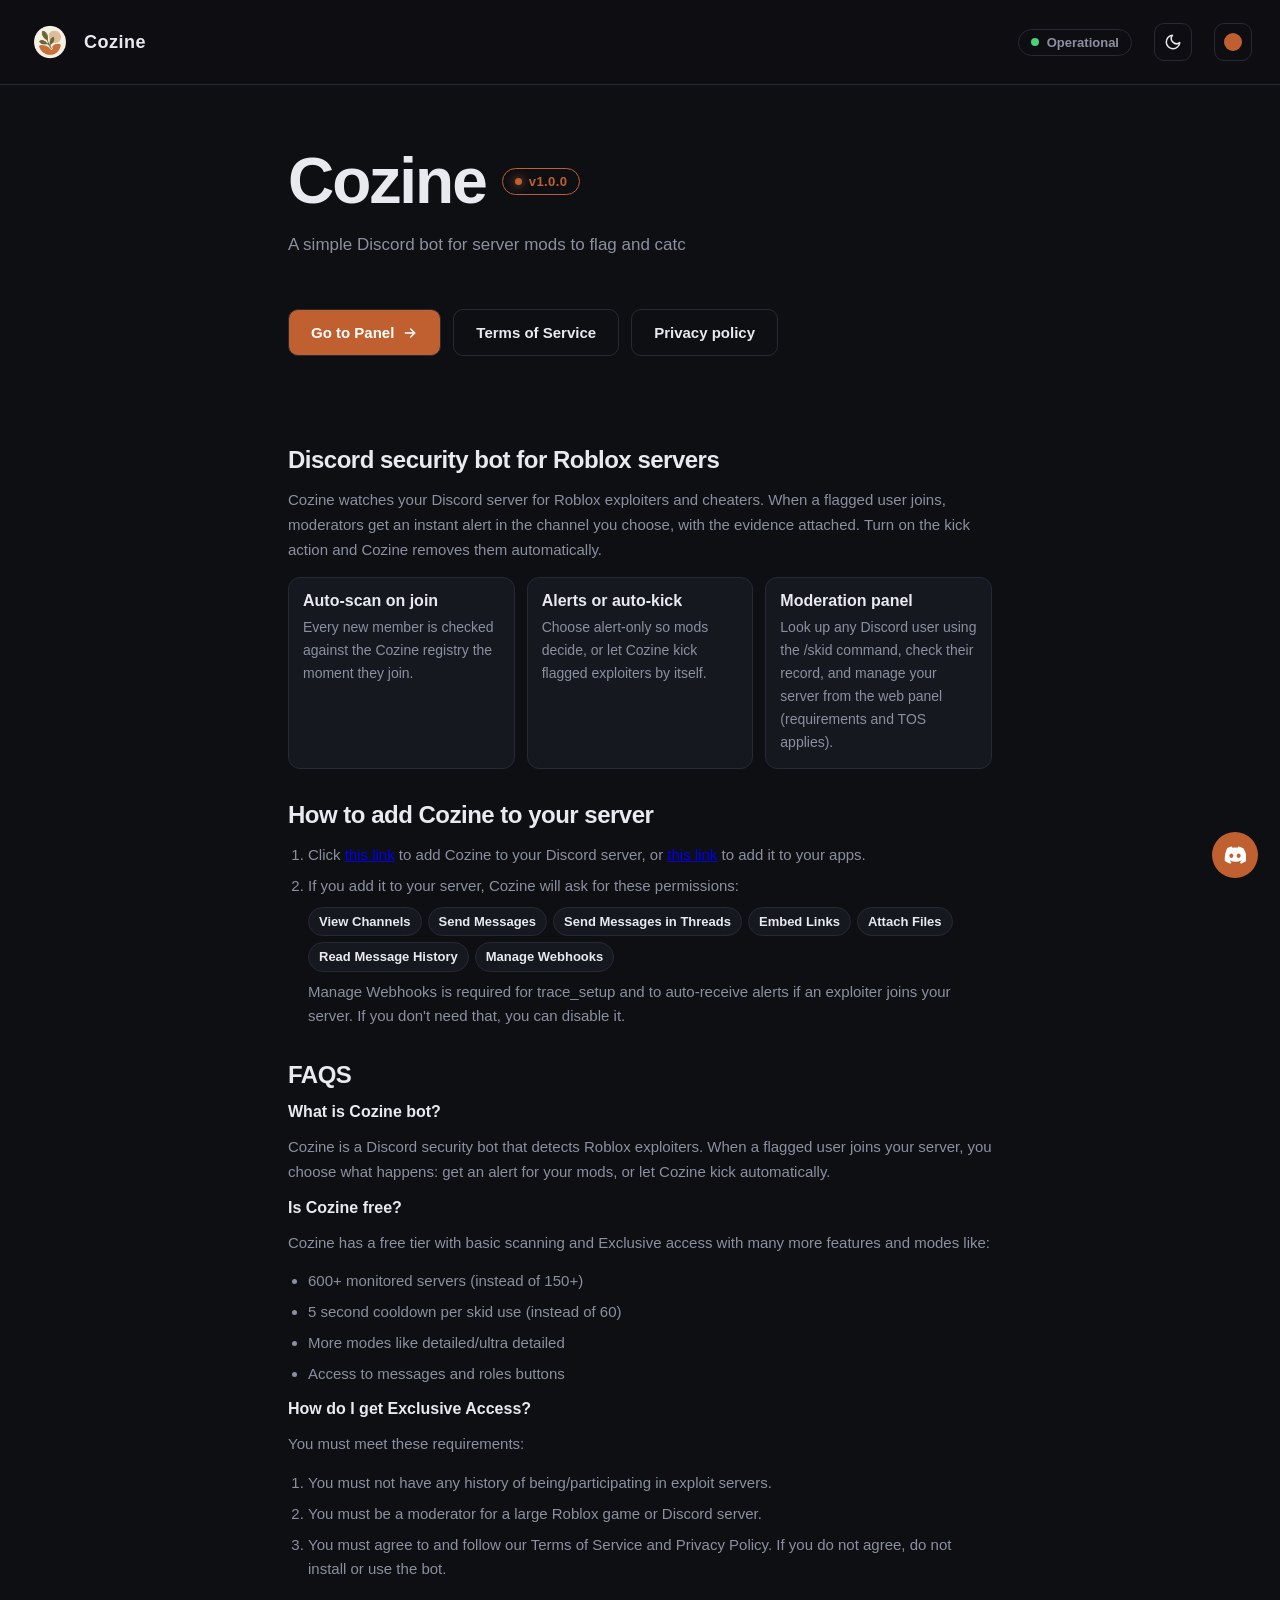
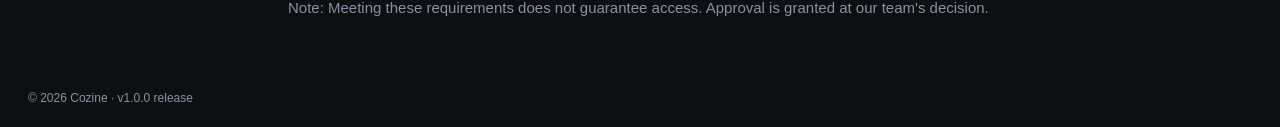
<file: index.html>
<!DOCTYPE html>
<html lang="en">
<head>
  <meta charset="UTF-8">
  <meta name="viewport" content="width=device-width, initial-scale=1.0">
  <title>Cozine - Discord Bot for Roblox Exploiter Detection</title>
  <link rel="icon" href="static/logo.png">
  <link rel="stylesheet" href="style.css?v=20261011l">

  <meta name="description" content="Cozine is a Discord security bot that flags Roblox exploiters and cheaters. Auto-scan new members, get alerts, and keep your server safe.">
  <meta name="keywords" content="Cozine, Cozine bot, cozine xyz, discord bot, discord security bot, roblox exploiter detection, roblox cheaters, anti exploit discord bot, server moderation bot, roblox exploit checker">
  <meta name="robots" content="index, follow">
  <meta name="theme-color" content="#0e0f13">
  <link rel="canonical" href="https://cozine.xyz/">

  <meta property="og:title" content="Cozine - Discord Security Bot for Roblox Exploiter Detection">
  <meta property="og:description" content="Cozine flags Roblox exploiters automatically. Auto-scan members on join, alert mods, and keep your Discord server safe.">
  <meta property="og:url" content="https://cozine.xyz/">
  <meta property="og:type" content="website">
  <meta property="og:site_name" content="Cozine">
  <meta property="og:image" content="https://cozine.xyz/static/logo.png">
  <meta property="og:image:alt" content="Cozine Discord bot logo">

  <meta name="twitter:card" content="summary">
  <meta name="twitter:title" content="Cozine - Discord Security Bot for Roblox Exploiter Detection">
  <meta name="twitter:description" content="Auto-scan Discord members for Roblox exploits. Alerts, kick actions, and a moderation panel.">
  <meta name="twitter:image" content="https://cozine.xyz/static/logo.png">

  <script type="application/ld+json">
  {
    "@context": "https://schema.org",
    "@type": "SoftwareApplication",
    "name": "Cozine",
    "alternateName": "Cozine Bot",
    "operatingSystem": "Discord",
    "applicationCategory": "UtilitiesApplication",
    "description": "Cozine is a Discord security bot that flags Roblox exploiters. Auto-scan new members, alert moderators, and keep servers safe.",
    "url": "https://cozine.xyz/",
    "offers": { "@type": "Offer", "price": "0", "priceCurrency": "USD" }
  }
  </script>
  <script type="application/ld+json">
  {
    "@context": "https://schema.org",
    "@type": "FAQPage",
    "mainEntity": [
      {
        "@type": "Question",
        "name": "What is Cozine bot?",
        "acceptedAnswer": { "@type": "Answer", "text": "Cozine is a Discord security bot that detects Roblox exploiters. When a flagged user joins your server, you choose what happens: get an alert for your mods, or let Cozine kick automatically." }
      },
      {
        "@type": "Question",
        "name": "Is Cozine free?",
        "acceptedAnswer": { "@type": "Answer", "text": "Cozine has a free tier with basic scanning and Exclusive access with many more features and modes like: 600+ monitored servers (instead of 150+), 5 second cooldown per skid use (instead of 60), more modes like detailed and ultra detailed, access to messages and roles buttons." }
      }
    ]
  }
  </script>
</head>
<body>
  <div id="progress"></div>
  <header class="site-head">
    <span class="logo-ring"><img class="logo" src="static/logo.png" alt="Cozine"></span>
    <a class="brand" href="https://cozine.xyz">Cozine</a>
    <span class="status"><span class="dot"></span>Operational</span>
    <button id="themeToggle" class="theme-toggle" aria-label="Toggle theme">
      <svg class="i-sun" width="18" height="18" viewBox="0 0 24 24" fill="none" stroke="currentColor" stroke-width="2" stroke-linecap="round"><circle cx="12" cy="12" r="4"/><path d="M12 2v2M12 20v2M2 12h2M20 12h2M4.9 4.9l1.4 1.4M17.7 17.7l1.4 1.4M4.9 19.1l1.4-1.4M17.7 6.3l1.4-1.4"/></svg>
      <svg class="i-moon" width="18" height="18" viewBox="0 0 24 24" fill="none" stroke="currentColor" stroke-width="2" stroke-linecap="round" stroke-linejoin="round"><path d="M21 12.8A9 9 0 1 1 11.2 3a7 7 0 0 0 9.8 9.8z"/></svg>
    </button>
  </header>

  <main class="hero">
    <div class="title-row">
      <h1>Cozine</h1>
      <span class="badge" tabindex="0" aria-label="Version 1.0.0 changelog">
        <span class="badge-text">v1.0.0</span>
        <span class="badge-more">What's new</span>
        <span class="badge-pin" aria-hidden="true"><img src="static/Pin.png" alt=""></span>
        <div class="changelog">
          <div class="changelog-head">v1.0.0</div>
          <ul>
            <li>test changelog</li>
          </ul>
        </div>
      </span>
    </div>
    <p class="tag">A simple Discord bot for server mods to flag and catch roblox <span class="accent">exploiters</span>.</p>
    <div class="btns">
      <a class="btn primary" href="https://panel.cozine.xyz"><span>Go to Panel <svg class="btn-arrow" width="16" height="16" viewBox="0 0 24 24" fill="none" stroke="currentColor" stroke-width="2.2" stroke-linecap="round" stroke-linejoin="round"><path d="M5 12h14"/><path d="M13 6l6 6-6 6"/></svg></span></a>
      <a class="btn ghost" href="tos/"><span>Terms of Service</span></a>
      <a class="btn ghost" href="privacy/"><span>Privacy policy</span></a>
    </div>
  </main>

  <section class="seo" aria-label="About Cozine">
    <h2>Discord security bot for Roblox servers</h2>
    <p>Cozine watches your Discord server for Roblox exploiters and cheaters. When a flagged user joins, moderators get an instant alert in the channel you choose, with the evidence attached. Turn on the kick action and Cozine removes them automatically.</p>
    <div class="seo-grid">
      <div class="seo-card">
        <h3>Auto-scan on join</h3>
        <p>Every new member is checked against the Cozine registry the moment they join.</p>
      </div>
      <div class="seo-card">
        <h3>Alerts or auto-kick</h3>
        <p>Choose alert-only so mods decide, or let Cozine kick flagged exploiters by itself.</p>
      </div>
      <div class="seo-card">
        <h3>Moderation panel</h3>
        <p>Look up any Discord user using the /skid command, check their record, and manage your server from the web panel (requirements and TOS applies).</p>
      </div>
    </div>
    <h2>How to add Cozine to your server</h2>
    <ol class="seo-steps">
      <li>Click <a href="https://discord.com/oauth2/authorize?client_id=1449081051094712330&amp;permissions=277562379264&amp;scope=bot%20applications.commands" target="_blank" rel="noopener">this link</a> to add Cozine to your Discord server, or <a href="https://discord.com/oauth2/authorize?client_id=1449081051094712330&amp;integration_type=1&amp;scope=applications.commands" target="_blank" rel="noopener">this link</a> to add it to your apps.</li>
      <li>If you add it to your server, Cozine will ask for these permissions:
        <ul class="perm-list">
          <li>View Channels</li>
          <li>Send Messages</li>
          <li>Send Messages in Threads</li>
          <li>Embed Links</li>
          <li>Attach Files</li>
          <li>Read Message History</li>
          <li>Manage Webhooks</li>
        </ul>
        Manage Webhooks is required for trace_setup and to auto-receive alerts if an exploiter joins your server. If you don't need that, you can disable it.</li>
    </ol>
    <h2>FAQS</h2>
    <h3>What is Cozine bot?</h3>
    <p>Cozine is a Discord security bot that detects Roblox exploiters. When a flagged user joins your server, you choose what happens: get an alert for your mods, or let Cozine kick automatically.</p>
    <h3>Is Cozine free?</h3>
    <p>Cozine has a free tier with basic scanning and Exclusive access with many more features and modes like:</p>
    <ul class="seo-steps">
      <li>600+ monitored servers (instead of 150+)</li>
      <li>5 second cooldown per skid use (instead of 60)</li>
      <li>More modes like detailed/ultra detailed</li>
      <li>Access to messages and roles buttons</li>
    </ul>
    <h3>How do I get Exclusive Access?</h3>
    <p>You must meet these requirements:</p>
    <ol class="seo-steps">
      <li>You must not have any history of being/participating in exploit servers.</li>
      <li>You must be a moderator for a large Roblox game or Discord server.</li>
      <li>You must agree to and follow our Terms of Service and Privacy Policy. If you do not agree, do not install or use the bot.</li>
    </ol>
    <p>Note: Meeting these requirements does not guarantee access. Approval is granted at our team's decision.</p>
  </section>

  <footer class="site-foot">© <span id="year"></span> Cozine · v1.0.0 release</footer>

  <a class="discord-pill" href="https://discord.gg/3ZBebypZJS" target="_blank" rel="noopener" aria-label="Support server">
    <img src="static/discord.svg" alt="">
    <span>Support server</span>
  </a>

  <script src="static/common.js?v=20261011l"></script>
  <script src="static/script.js?v=20261011l"></script>
</body>
</html>
</file>
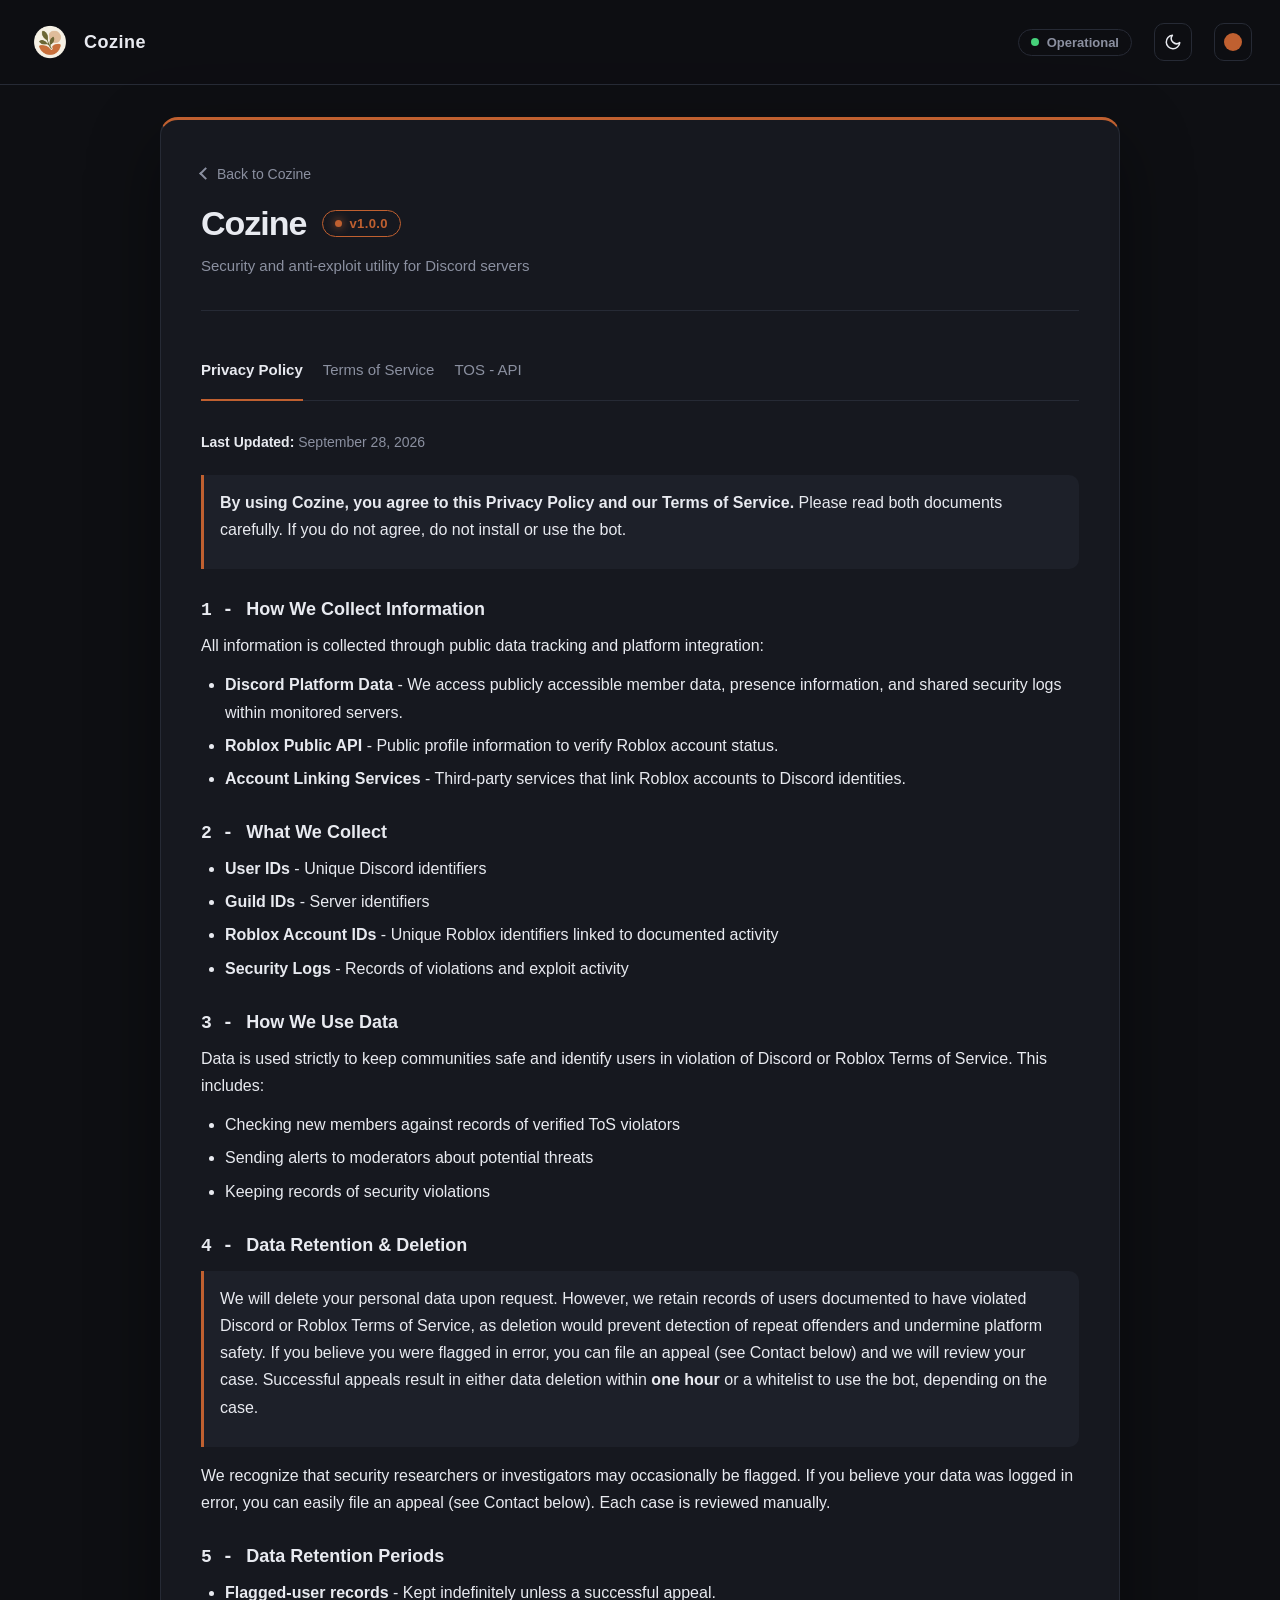
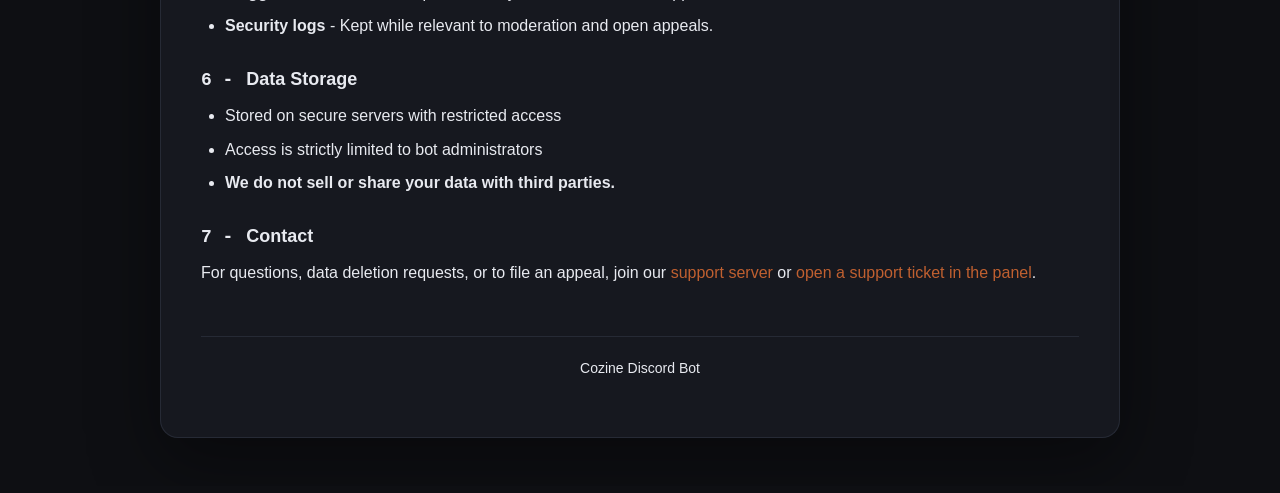
<file: api-tos/index.html>
<!DOCTYPE html>
<html lang="en">
<head>
    <meta charset="UTF-8">
    <meta name="viewport" content="width=device-width, initial-scale=1.0">
    <title>Cozine - Security Bot</title>
  <link rel="icon" href="../static/logo.png">
  <link rel="stylesheet" href="../style.css?v=20261011l">
</head>
<body class="legal">
    <div id="progress"></div>
    <header class="site-head">
        <span class="logo-ring"><img class="logo" src="../static/logo.png" alt="Cozine"></span>
        <a class="brand" href="https://cozine.xyz">Cozine</a>
        <span class="status"><span class="dot"></span>Operational</span>
        <button id="themeToggle" class="theme-toggle" aria-label="Toggle theme">
            <svg class="i-sun" width="18" height="18" viewBox="0 0 24 24" fill="none" stroke="currentColor" stroke-width="2" stroke-linecap="round"><circle cx="12" cy="12" r="4"/><path d="M12 2v2M12 20v2M2 12h2M20 12h2M4.9 4.9l1.4 1.4M17.7 17.7l1.4 1.4M4.9 19.1l1.4-1.4M17.7 6.3l1.4-1.4"/></svg>
            <svg class="i-moon" width="18" height="18" viewBox="0 0 24 24" fill="none" stroke="currentColor" stroke-width="2" stroke-linecap="round" stroke-linejoin="round"><path d="M21 12.8A9 9 0 1 1 11.2 3a7 7 0 0 0 9.8 9.8z"/></svg>
        </button>
    </header>
    <div class="container">
        <a class="back" href="../">Back to Cozine</a>
        <header>
            <div class="title-row">
                <h1>Cozine</h1>
                <span class="badge">v1.0.0</span>
            </div>
            <p>Security and anti-exploit utility for Discord servers</p>
        </header>
        <nav>
            <button class="nav-btn" data-target="privacy">Privacy Policy</button>
            <button class="nav-btn" data-target="tos">Terms of Service</button>
            <button class="nav-btn" data-target="api-tos">TOS - API</button>
        </nav>
        <div id="privacy" class="content"></div>
        <div id="tos" class="content"></div>
        <div id="api-tos" class="content"></div>
        <footer>
            <p>Cozine Discord Bot</p>
        </footer>
    </div>
    <script src="../static/common.js?v=20261011l"></script>
    <script src="../static/legal.js?v=20261011l"></script>
</body>
</html>
</file>
<file: style.css>
:root {
  --bg: #0e0f13;
  --card: #16181f;
  --card-2: #1d2029;
  --text: #e8eaf0;
  --muted: #8b90a0;
  --accent: #C06030;
  --accent-text: #C06030;
  --on-accent: #ffffff;
  --accent-2: #ffb38a;
  --accent-soft: rgba(192, 96, 48, .16);
  --accent-glow: rgba(192, 96, 48, .45);
  --accent-glow-soft: rgba(192, 96, 48, 0);
  --border: #262a35;
  --head-bg: rgba(14, 15, 19, .72);
  --ripple: rgba(255, 255, 255, .35);
}

body.light {
  --bg: #f6f6f9;
  --card: #ffffff;
  --card-2: #eef0f4;
  --text: #14151a;
  --muted: #5a5f6b;
  --accent-soft: rgba(192, 96, 48, .14);
  --border: #e2e3e9;
  --head-bg: rgba(255, 255, 255, .72);
  --ripple: rgba(0, 0, 0, .12);
}

* {
  box-sizing: border-box;
  margin: 0;
  padding: 0;
}

html {
  overflow-x: hidden;
  overflow-x: clip;
}

img, svg {
  max-width: 100%;
}

/* Long URLs / IDs / tokens must wrap instead of forcing sideways scroll */
.seo a,
.seo li,
.seo p,
.legal a,
.legal li,
.legal p,
code {
  overflow-wrap: anywhere;
  word-break: break-word;
}

/* Tables (if legal content ever includes one) scroll instead of breaking layout */
.legal table {
  display: block;
  max-width: 100%;
  overflow-x: auto;
  -webkit-overflow-scrolling: touch;
}

.legal pre {
  max-width: 100%;
  overflow-x: auto;
  -webkit-overflow-scrolling: touch;
}

body {
  font-family: -apple-system, BlinkMacSystemFont, "Segoe UI", Roboto, Helvetica, Arial, sans-serif;
  color: var(--text);
  background: var(--bg);
  min-height: 100vh;
  display: flex;
  flex-direction: column;
  overflow-x: hidden;
  overflow-x: clip;
  /* Smooth theme fade everywhere, including browsers without
  View-Transition support (most mobile browsers). */
  transition: background-color .3s ease, color .3s ease;
}

.site-head,
.hero,
.site-foot,
.discord-pill,
.legal .container {
  position: relative;
  z-index: 1;
}


.site-head,
.hero,
.site-foot,
.legal .container {
  min-width: 0;
  max-width: 100%;
}


.site-head {
  position: relative;
  overflow: visible;
  display: flex;
  align-items: center;
  gap: 12px;
  padding: 20px 28px;
  border-bottom: 1px solid var(--border);
  background: var(--head-bg);
  /* Header popups (accent color picker) must paint above page content.
  Both header and hero shared z-index:1, and the later-in-DOM hero won —
  burying the popup so its swatches were visible but untappable. */
  z-index: 50;
}

/* Touch: no tap-delay/zoom interference, no grey flash on taps */
button,
a.btn,
.badge {
  touch-action: manipulation;
  -webkit-tap-highlight-color: transparent;
}

.site-head .logo {
  width: 38px;
  height: 38px;
  border-radius: 10px;
}

.site-head .brand {
  font-size: 18px;
  font-weight: 800;
  letter-spacing: .5px;
  color: var(--text);
  text-decoration: none;
}


.hero {
  flex: 1;
  display: flex;
  flex-direction: column;
  justify-content: center;
  gap: 18px;
  width: 100%;
  max-width: 760px;
  margin: 0 auto;
  padding: 64px 28px;
  text-align: left;
}

.title-row {
  display: flex;
  align-items: center;
  gap: 16px;
  flex-wrap: wrap;
}

.hero h1 {
  font-size: 64px;
  font-weight: 800;
  letter-spacing: -2px;
  line-height: 1;
  color: var(--text);
}

.badge {
  position: relative;
  display: inline-flex;
  align-items: center;
  font-size: 13px;
  font-weight: 700;
  letter-spacing: .4px;
  color: var(--accent-text, var(--accent));
  border: 1px solid var(--accent-text, var(--accent));
  border-radius: 999px;
  padding: 5px 12px;
  cursor: default;
  z-index: 5;
  transition: border-radius .25s ease;
}

.badge::before {
  content: '';
  width: 7px;
  height: 7px;
  border-radius: 50%;
  background: var(--accent-text, var(--accent));
  box-shadow: 0 0 10px var(--accent);
  flex: none;
  margin-right: 7px;
}


.badge::after {
  content: '';
  position: absolute;
  top: 100%;
  left: 0;
  right: 0;
  height: 12px;
}

.badge:hover,
.badge.pinned {
  border-radius: 12px;
}

.badge-more {
  max-width: 0;
  opacity: 0;
  overflow: hidden;
  white-space: nowrap;
  margin-left: 0;
  transition: max-width .25s ease, opacity .2s ease, margin-left .25s ease;
}

.badge:hover .badge-more,
.badge.pinned .badge-more {
  max-width: 90px;
  opacity: 1;
  margin-left: 7px;
}

.badge-pin {
  display: inline-flex;
  align-items: center;
  max-width: 0;
  opacity: 0;
  overflow: hidden;
  margin-left: 0;
  transition: max-width .25s ease, opacity .2s ease, margin-left .25s ease;
}

.badge-pin img {
  width: 14px;
  height: 14px;
  display: block;
}

.badge.pinned .badge-pin {
  max-width: 18px;
  opacity: 1;
  margin-left: 7px;
}

.badge .changelog {
  position: absolute;
  top: 100%;
  left: 0;
  margin-top: 10px;
  width: 268px;
  max-width: calc(100vw - 44px);
  text-align: left;
  background: var(--card);
  border: 1px solid var(--border);
  border-radius: 12px;
  padding: 0 14px;
  max-height: 0;
  opacity: 0;
  overflow: hidden;
  z-index: 20;
  box-shadow: 0 14px 34px rgba(0, 0, 0, .28);
  transition: max-height .3s ease, opacity .25s ease, padding .3s ease;
}

.badge:hover .changelog,
.badge.pinned .changelog {
  max-height: 300px;
  opacity: 1;
  padding: 12px 14px;
  transition-delay: .05s;
}

.changelog-head {
  font-weight: 700;
  color: var(--accent-text, var(--accent));
  margin-bottom: 6px;
}

.changelog ul {
  list-style: none;
  margin: 0;
}

.changelog li {
  font-size: 13px;
  font-weight: 500;
  color: var(--text);
  padding: 7px 0;
  border-top: 1px solid var(--border);
  line-height: 1.45;
}

.hero .tag {
  color: var(--muted);
  font-size: 17px;
  line-height: 1.6;
  max-width: 520px;
  min-height: calc(17px * 1.6 * 2);
}

.btns {
  display: flex;
  flex-wrap: wrap;
  gap: 12px;
  margin-top: 6px;
}

a.btn {
  position: relative;
  overflow: hidden;
  display: inline-flex;
  align-items: center;
  justify-content: center;
  padding: 14px 22px;
  border: 1px solid var(--border);
  border-radius: 10px;
  color: var(--text);
  font-size: 15px;
  font-weight: 600;
  text-decoration: none;
  transition: color .2s ease, border-color .2s ease, transform .25s ease;
}

a.btn > span {
  position: relative;
  z-index: 1;
  display: inline-flex;
  align-items: center;
}

a.btn::before {
  content: '';
  position: absolute;
  inset: 0;
  background: var(--accent-soft);
  transform: scaleX(0);
  transform-origin: left;
  transition: transform .25s ease;
  z-index: 0;
}

a.btn:hover {
  border-color: var(--accent);
  color: var(--text);
}

/* primary buttons keep the auto-contrast text (a.btn rules would win otherwise) */
a.btn.primary {
  color: var(--on-accent, #fff);
}
a.btn.primary:hover {
  color: var(--on-accent, #fff);
}

a.btn:hover::before {
  transform: scaleX(1);
}

a.btn::after {
  content: '';
  position: absolute;
  top: 0;
  left: -130%;
  width: 55%;
  height: 100%;
  background: linear-gradient(100deg, transparent, rgba(255, 255, 255, .28), transparent);
  transform: skewX(-18deg);
  opacity: 0;
  z-index: 0;
  pointer-events: none;
}

a.btn:hover::after {
  animation: sheen .6s ease forwards;
}

.primary {
  background: var(--accent);
  border-color: var(--accent);
  color: var(--on-accent, #fff);
  font-weight: 800;
}

.primary::before {
  background: rgba(255, 255, 255, .18);
}

.btn-arrow {
  margin-left: 8px;
  transition: transform .22s ease;
}

.primary:hover .btn-arrow {
  transform: translateX(5px);
}

.ghost {
  background: transparent;
}

.site-foot {
  padding: 22px 28px;
  color: var(--muted);
  font-size: 12px;
}


.seo {
  width: 100%;
  max-width: 760px;
  margin: 0 auto;
  padding: 8px 28px 48px;
  display: flex;
  flex-direction: column;
  gap: 14px;
}

.seo h2 {
  font-size: 24px;
  font-weight: 800;
  letter-spacing: -.5px;
  color: var(--text);
  margin-top: 18px;
}

.seo h3 {
  font-size: 16px;
  font-weight: 700;
  color: var(--text);
}

.seo p,
.seo li {
  color: var(--muted);
  font-size: 15px;
  line-height: 1.65;
}

.seo-grid {
  display: grid;
  grid-template-columns: repeat(3, 1fr);
  gap: 12px;
}

.seo-card {
  background: var(--card);
  border: 1px solid var(--border);
  border-radius: 12px;
  padding: 14px;
  display: flex;
  flex-direction: column;
  gap: 6px;
}

.seo-card p {
  font-size: 14px;
}

.seo-steps {
  padding-left: 20px;
  display: flex;
  flex-direction: column;
  gap: 6px;
}

/* compact permission chips: listed separately, wraps into ~2 rows */
.perm-list {
  list-style: none;
  display: flex;
  flex-wrap: wrap;
  gap: 6px;
  margin: 8px 0;
  padding: 0;
}

.perm-list li {
  font-size: 13px;
  font-weight: 600;
  color: var(--text);
  background: var(--card);
  border: 1px solid var(--border);
  border-radius: 999px;
  padding: 3px 10px;
  white-space: nowrap;
}

@media (max-width: 640px) {
  .seo-grid {
    grid-template-columns: 1fr;
  }
}


.discord-pill {
  position: fixed;
  right: 22px;
  bottom: 22px;
  display: flex;
  align-items: center;
  gap: 8px;
  height: 46px;
  min-width: 46px;
  max-width: 46px;
  padding: 0 12px;
  overflow: hidden;
  color: var(--on-accent, #fff);
  background: var(--accent);
  border-radius: 999px;
  white-space: nowrap;
  text-decoration: none;
  transition: max-width .45s ease, background .2s ease;
  animation: pillPulse 2.6s ease-in-out infinite;
}

.discord-pill:hover {
  max-width: 190px;
  filter: brightness(1.12);
}

.discord-pill img {
  flex: 0 0 auto;
  width: 24px;
  height: 24px;
}

/* white/light accent: flip the white Discord logo to black so it stays visible */
.light-accent .discord-pill img { filter: brightness(0); }

.discord-pill span {
  opacity: 0;
  font-size: 14px;
  font-weight: 600;
  transition: opacity .35s ease .1s;
}

.discord-pill:hover span {
  opacity: 1;
}

@keyframes fadeIn {
  from { opacity: 0; transform: translateY(8px); }
  to   { opacity: 1; transform: translateY(0); }
}


body.legal {
  display: block;
}

.legal .container {
  max-width: 960px;
  margin: 32px auto 48px;
  padding: 44px 40px;
  text-align: left;
  background: var(--card);
  border: 1px solid var(--border);
  border-top: 3px solid var(--accent);
  border-radius: 18px;
  box-shadow: 0 24px 70px rgba(0, 0, 0, .4);
}

.legal .back {
  display: inline-flex;
  align-items: center;
  gap: 7px;
  margin-bottom: 22px;
  color: var(--muted);
  font-size: 14px;
  text-decoration: none;
}

.legal .back::before {
  content: '';
  width: 7px;
  height: 7px;
  border-left: 2px solid currentColor;
  border-bottom: 2px solid currentColor;
  transform: rotate(45deg);
}

.legal .back:hover {
  color: var(--text);
}

.legal header {
  border-bottom: 1px solid var(--border);
  padding-bottom: 20px;
  margin-bottom: 26px;
}

.legal header .title-row {
  margin-bottom: 10px;
}

.legal header h1 {
  font-size: 34px;
  font-weight: 800;
  letter-spacing: -1px;
  color: var(--text);
}

.legal header p {
  color: var(--muted);
  font-size: 15px;
}

.legal nav {
  position: sticky;
  top: 0;
  display: flex;
  gap: 20px;
  margin-bottom: 30px;
  padding: 16px 0 14px;
  border-bottom: 1px solid var(--border);
  background: var(--card);
  z-index: 3;
}

.legal nav button {
  background: none;
  border: none;
  font-size: 15px;
  color: var(--muted);
  cursor: pointer;
  padding: 8px 0;
  position: relative;
}

.legal nav button.active {
  color: var(--text);
  font-weight: 600;
}

.legal nav button.active::after {
  content: '';
  position: absolute;
  bottom: -15px;
  left: 0;
  right: 0;
  height: 2px;
  background: var(--accent);
}

.legal nav button:hover {
  color: var(--text);
}

.legal .content {
  display: none;
  counter-reset: section;
}

.legal .content.active {
  display: block;
}

.legal .content h2 {
  counter-increment: section;
  font-size: 18px;
  font-weight: 600;
  margin: 30px 0 12px;
  color: var(--text);
}

.legal .content h2::before {
  content: counter(section) " - ";
  color: var(--text);
  font-family: ui-monospace, SFMono-Regular, Menlo, monospace;
  margin-right: 2px;
}

.legal p {
  margin-bottom: 12px;
  color: var(--text);
  line-height: 1.7;
}

.legal ul {
  margin-left: 24px;
  margin-bottom: 12px;
}

.legal li {
  margin-bottom: 6px;
  color: var(--text);
  line-height: 1.7;
}

.legal strong {
  color: var(--text);
}

.legal a {
  position: relative;
  color: var(--accent-text, var(--accent));
  text-decoration: none;
  cursor: pointer;
}

.legal a::after {
  content: '';
  position: absolute;
  left: 0;
  bottom: -2px;
  width: 100%;
  height: 2px;
  background: linear-gradient(90deg, var(--accent-text, var(--accent)), var(--accent-2));
  transform: scaleX(0);
  transform-origin: left;
  transition: transform .25s ease;
}

.legal a:hover::after {
  transform: scaleX(1);
}

.legal .last-updated {
  color: var(--muted);
  font-size: 14px;
  margin-bottom: 20px;
}

.legal .highlight {
  background: var(--card-2);
  border-left: 3px solid var(--accent);
  border-radius: 0 10px 10px 0;
  padding: 14px 16px;
  margin: 15px 0;
}

.legal footer {
  margin-top: 50px;
  padding-top: 20px;
  border-top: 1px solid var(--border);
  color: var(--muted);
  font-size: 14px;
  text-align: center;
}


.logo-ring {
  position: relative;
  display: inline-flex;
  padding: 3px;
  border-radius: 13px;
  animation: logoPulse 3.4s ease-in-out infinite;
}

.logo-ring::before {
  display: none;
}

@keyframes logoPulse {
  0%, 100% { box-shadow: 0 0 0 var(--accent-glow-soft); }
  50%      { box-shadow: 0 0 22px var(--accent-glow); }
}

@keyframes pillPulse {
  0%, 100% { box-shadow: 0 0 0 var(--accent-glow-soft); }
  50%      { box-shadow: 0 0 18px var(--accent-glow); }
}

@keyframes sheen {
  0%   { left: -130%; opacity: 1; }
  100% { left: 140%; opacity: 1; }
}


body.js-reveal .legal .content h2,
body.js-reveal .legal .content p,
body.js-reveal .legal .content ul,
body.js-reveal .legal .content .highlight {
  opacity: 0;
  transform: translateY(14px);
  transition: opacity .5s ease, transform .5s ease;
}

body.js-reveal .legal .content .reveal-in {
  opacity: 1;
  transform: none;
}


#progress {
  position: fixed;
  top: 0;
  left: 0;
  width: 100%;
  height: 3px;
  background: var(--accent);
  transform: scaleX(0);
  transform-origin: left;
  z-index: 60;
  pointer-events: none;
}


.hero .title-row,
.hero .tag,
.hero .btns {
  opacity: 0;
  transform: translateY(18px);
  transition: opacity .6s ease, transform .6s ease;
}

.hero.ready .title-row { transition-delay: .05s; }
.hero.ready .tag { transition-delay: .14s; }
.hero.ready .btns { transition-delay: .23s; }

.hero.ready .title-row,
.hero.ready .tag,
.hero.ready .btns {
  opacity: 1;
  transform: none;
}


.accent { color: var(--accent-text, var(--accent)); }


.status {
  display: inline-flex;
  align-items: center;
  gap: 8px;
  margin-left: auto;
  font-size: 13px;
  font-weight: 600;
  color: var(--muted);
  border: 1px solid var(--border);
  border-radius: 999px;
  padding: 5px 12px;
}

.status .dot {
  width: 8px;
  height: 8px;
  border-radius: 50%;
  background: #46d17a;
  animation: statusPulse 2s ease-out infinite;
}

@keyframes statusPulse {
  0% { box-shadow: 0 0 0 0 rgba(70, 209, 122, .5); }
  70% { box-shadow: 0 0 0 7px rgba(70, 209, 122, 0); }
  100% { box-shadow: 0 0 0 0 rgba(70, 209, 122, 0); }
}


.theme-toggle {
  display: inline-flex;
  align-items: center;
  justify-content: center;
  width: 38px;
  height: 38px;
  margin-left: 10px;
  border: 1px solid var(--border);
  border-radius: 10px;
  background: none;
  color: var(--text);
  cursor: pointer;
  transition: border-color .2s ease;
}

.theme-toggle:hover { border-color: var(--accent); }


.color-btn {
  display: inline-flex;
  align-items: center;
  justify-content: center;
  width: 38px;
  height: 38px;
  margin-left: 10px;
  border: 1px solid var(--border);
  border-radius: 10px;
  background: none;
  cursor: pointer;
  transition: border-color .2s ease;
}

.color-btn:hover { border-color: var(--accent); }

.color-wrap {
  position: relative;
  display: inline-flex;
  margin-left: 10px;
}

.color-wrap .color-btn {
  margin-left: 0;
}

.color-btn .dot-preview {
  width: 18px;
  height: 18px;
  border-radius: 50%;
  background: var(--accent);
}

.color-pop {
  position: absolute;
  top: calc(100% + 10px);
  right: 0;
  left: auto;
  z-index: 70;
  display: none;
  gap: 10px;
  flex-wrap: wrap;
  align-items: center;
  justify-content: flex-start;
  padding: 12px 14px;
  background: var(--card);
  border: 1px solid var(--border);
  border-radius: 12px;
  box-shadow: 0 12px 40px rgba(0, 0, 0, .35);
  /* Shrink-to-fit but never wider than the viewport: the popup grows
  leftwards from the button (right:0) so it can never spill off-page. */
  width: max-content;
  max-width: min(320px, calc(100vw - 32px));
}

.color-pop.open { display: flex; }

.swatch {
  width: 26px;
  height: 26px;
  border-radius: 50%;
  border: 2px solid transparent;
  cursor: pointer;
  padding: 0;
}

.swatch.active { border-color: var(--text); }

.swatch-custom {
  position: relative;
  width: 26px;
  height: 26px;
  border-radius: 50%;
  background: conic-gradient(#f44, #fc3, #3c5, #39f, #a5f, #f44);
  cursor: pointer;
  overflow: hidden;
}

.swatch-custom input {
  position: absolute;
  inset: -8px;
  width: 42px;
  height: 42px;
  opacity: 0;
  cursor: pointer;
}

.theme-toggle .i-sun { display: none; }
.theme-toggle .i-moon { display: block; }
.light .theme-toggle .i-sun { display: block; }
.light .theme-toggle .i-moon { display: none; }


a.btn .ripple {
  position: absolute;
  border-radius: 50%;
  background: var(--ripple);
  transform: scale(0);
  opacity: .6;
  pointer-events: none;
  z-index: 0;
  animation: ripple .6s ease-out forwards;
}

@keyframes ripple {
  to { transform: scale(2.6); opacity: 0; }
}


@media (prefers-reduced-motion: reduce) {
  *, *::before, *::after {
    animation: none !important;
    transition: none !important;
  }

  .hero .title-row,
  .hero .tag,
  .hero .btns {
    opacity: 1 !important;
    transform: none !important;
  }

  body.js-reveal .legal .content h2,
  body.js-reveal .legal .content p,
  body.js-reveal .legal .content ul,
  body.js-reveal .legal .content .highlight {
    opacity: 1 !important;
    transform: none !important;
  }
}

@media (max-width: 600px) {
  .site-head {
    flex-wrap: wrap;
    row-gap: 10px;
    padding: 16px 18px;
  }

  .hero {
    padding: 48px 22px;
    /* single tall glow rooted at the top bar, fading far down —
    same treatment as the panel */
    background:
      radial-gradient(420px 560px at 50% -120px, color-mix(in srgb, var(--accent) 9%, transparent), transparent 78%);
  }

  .hero h1 {
    font-size: 44px;
  }

  .hero .tag {
    font-size: 16px;
  }

  .seo {
    padding: 8px 20px 40px;
  }

  .seo h2 {
    font-size: 21px;
  }

  .legal .container {
    margin: 20px auto 40px;
    padding: 24px 18px;
  }

  .legal header h1 {
    font-size: 26px;
  }

  .legal nav {
    position: static;
    flex-direction: column;
    gap: 10px;
  }

  .legal nav button.active::after {
    display: none;
  }

  .legal nav button {
    padding: 8px 12px;
    background: var(--card-2);
    border-radius: 4px;
  }

  .badge .changelog {
    /* Anchored dropdown directly under the badge (same as desktop).
    Closed-state mechanics (max-height/opacity/padding) are untouched.
    right:0-anchored sheets used to land mid-screen, visually underneath
    the hero buttons, instead of under the badge bar. */
    position: absolute;
    top: 100%;
    left: 0;
    right: auto;
    transform: none;
    width: 268px;
    max-width: calc(100vw - 44px);
    margin-top: 10px;
    z-index: 90;
  }

  /* Dropdown must paint above the hero buttons stacked below it. */
  .hero .title-row {
    position: relative;
    z-index: 30;
  }

  .discord-pill {
    right: 16px;
    bottom: calc(16px + env(safe-area-inset-bottom, 0px));
  }
}

@media (max-width: 480px) {
  /* Thumb-friendly full-width buttons */
  .btns a.btn {
    flex: 1 1 100%;
  }
}

@media (max-width: 400px) {
  .site-head {
    gap: 8px;
    padding: 14px 14px;
  }

  .site-head .status {
    font-size: 12px;
    padding: 4px 10px;
  }

  .hero {
    padding: 36px 18px;
  }

  .hero h1 {
    font-size: 34px;
    letter-spacing: -1px;
  }

  .hero .tag {
    font-size: 15px;
  }

  a.btn {
    padding: 13px 18px;
    font-size: 14px;
  }

  .seo {
    padding: 8px 18px 36px;
  }

  .legal .container {
    margin: 14px auto 32px;
    padding: 20px 16px;
    border-radius: 14px;
  }

  .legal header h1 {
    font-size: 23px;
  }
}

/* Coarse pointers (touch): 44px+ tap targets, no hover traps */
@media (hover: none) and (pointer: coarse) {
  .legal nav button {
    min-height: 44px;
  }

  a.btn {
    min-height: 48px;
  }

  .theme-toggle {
    width: 44px;
    height: 44px;
  }

  .badge {
    min-height: 44px;
  }

  .swatch,
  .swatch-custom {
    width: 34px;
    height: 34px;
  }
}


@media (hover: none) {
  .badge:not(.pinned):hover {
    border-radius: 999px;
  }

  .badge:not(.pinned):hover .badge-more,
  .badge:not(.pinned):hover .badge-pin {
    max-width: 0;
    opacity: 0;
    margin-left: 0;
  }

  .badge:not(.pinned):hover .changelog {
    max-height: 0;
    opacity: 0;
    padding: 0 14px;
  }
}
</file>
